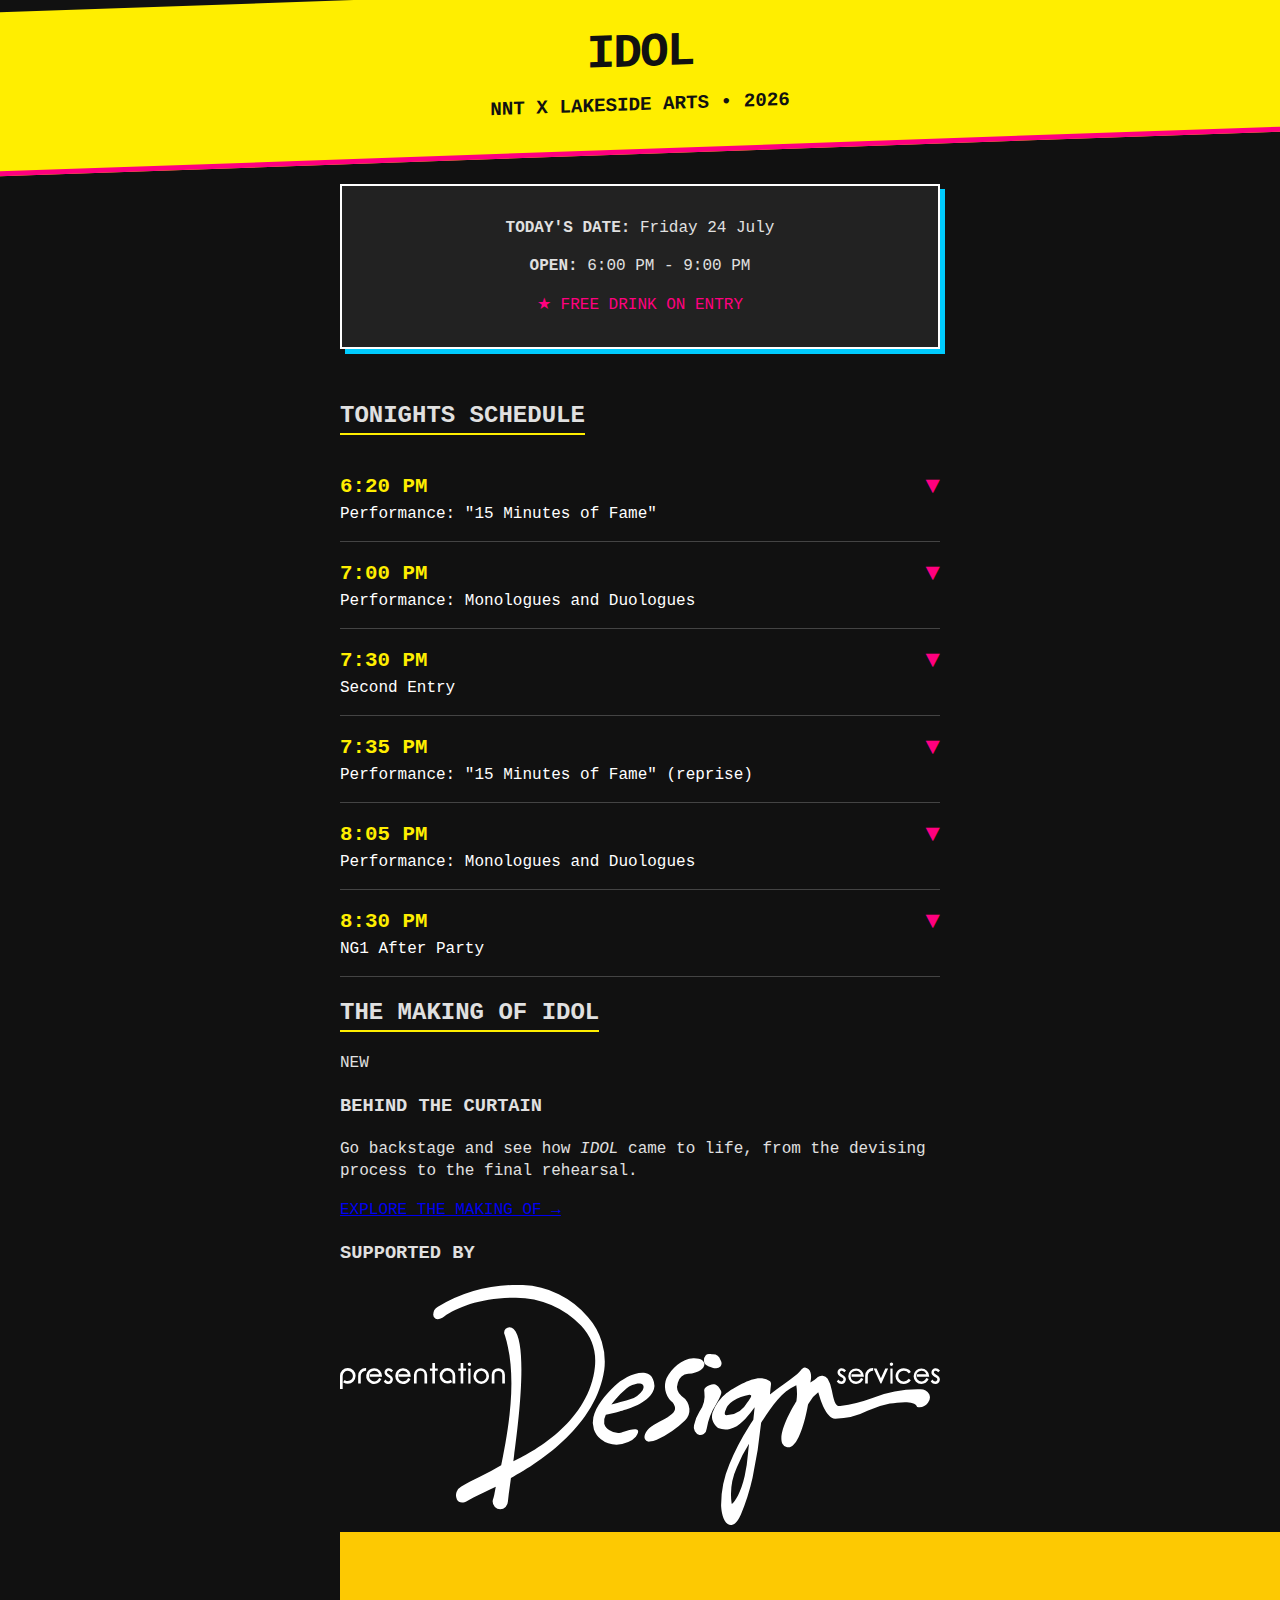
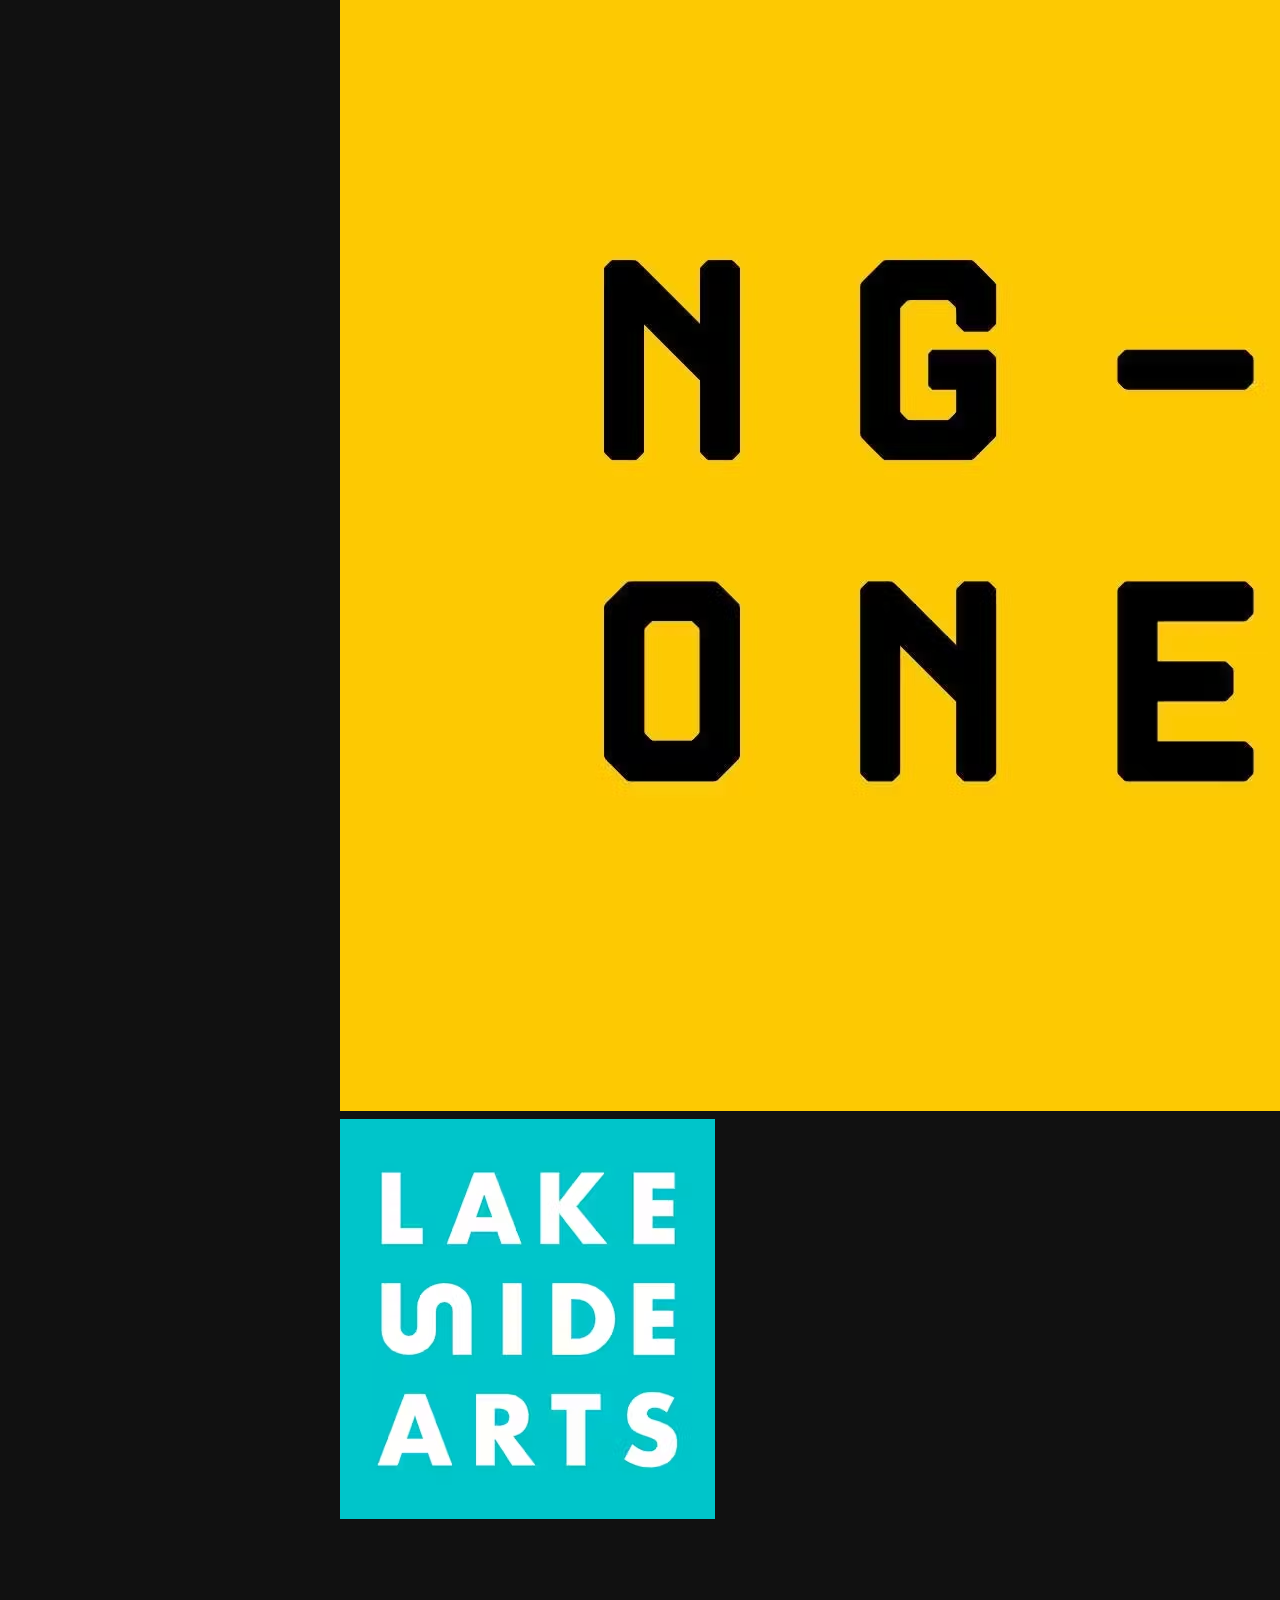
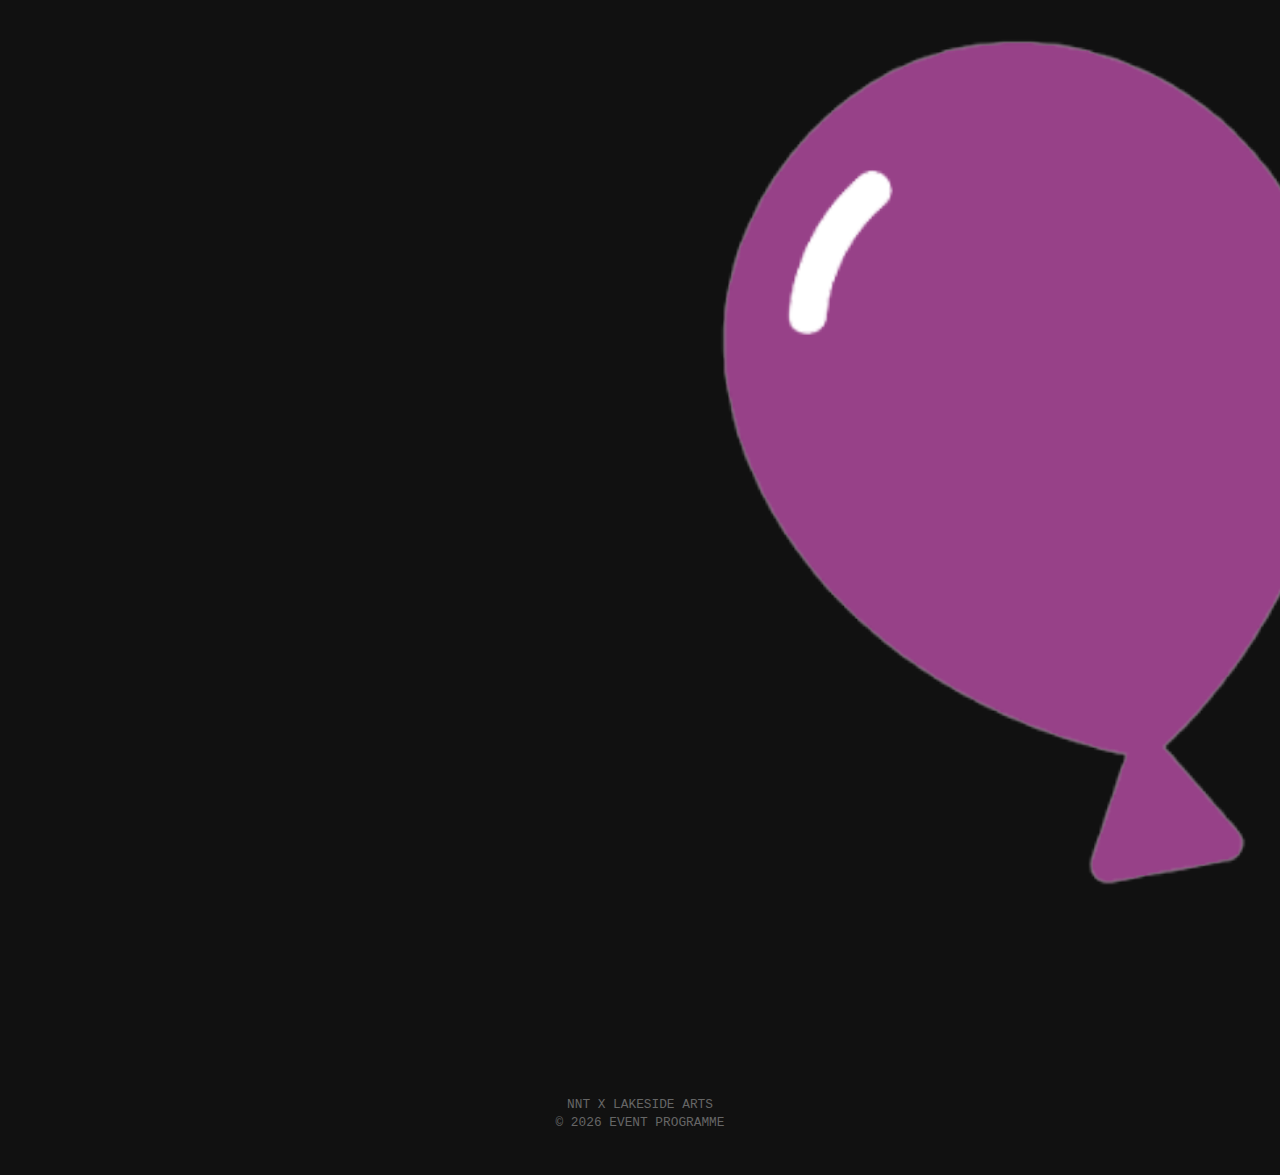
<file: index.html>
<!DOCTYPE html>
<html lang="en">

<head>
    <meta charset="UTF-8">
    <meta name="viewport" content="width=device-width, initial-scale=1.0">
    <title>WARHOL 2026 PROGRAMME</title>
    <meta name="title" content="IDOL | NNT x Lakeside ARTS • 2026 Programme">
    <meta name="description" content="Official event programme and tonight's schedule for IDOL, a Warhol-inspired performance by Nottingham New Theatre and Lakeside Arts.">

    <meta property="og:type" content="website">
    <meta property="og:url" content="https://twelfthbam.github.io/idol/index.html">
    <meta property="og:title" content="IDOL | NNT x Lakeside ARTS • 2026 Programme">
    <meta property="og:description" content="Official event programme and tonight's schedule for IDOL, a Warhol-inspired performance by Nottingham New Theatre and Lakeside Arts.">
    <meta property="og:image" content="https://twelfthbam.github.io/idol/Assets/thumbnail.jpg">

    <link rel="icon" type="image/png" href="Assets/favicon.png">
    <link rel="stylesheet" href="style.css">
</head>

<body>

    <header>
        <h1>IDOL<br></h1>
        <div class="subtitle">NNT x Lakeside ARTS • 2026</div>
    </header>

    <div class="container">

        <div class="info-box">
            <p><strong>TODAY'S DATE:</strong> <span id="current-date">Loading...</span></p>
            <p><strong>OPEN:</strong> 6:00 PM - 9:00 PM</p>
            <p style="color:var(--pop-pink)">★ FREE DRINK ON ENTRY </p>
        </div>

        <h2 style="border-bottom: 2px solid var(--pop-yellow); display:inline-block;">TONIGHTS SCHEDULE</h2>

        <div class="schedule-item" onclick="toggle(this)">
            <div class="time-row">
                <span class="time">6:20 PM</span>
                <span class="arrow">▼</span>
            </div>
            <div style="font-size: 1rem; color: white;">Performance: "15 Minutes of Fame"</div>
            <div class="details">
                <p>Our main piece around the theme of fame and celebrity culture. Taking place in the cafe space.</p>
            </div>
        </div>

        <div class="schedule-item" onclick="toggle(this)">
            <div class="time-row">
                <span class="time">7:00 PM</span>
                <span class="arrow">▼</span>
            </div>
            <div style="font-size: 1rem; color: white;">Performance: Monologues and Duologues</div>
            <div class="details">
                <p>A series of short performances inspired by Warhol's films and art.</p>
                <div class="table-responsive">
                    <table class="schedule-table">
                        <thead>
                            <tr>
                                <th>Performance</th>
                                <th>Type</th>
                                <th>Time</th>
                                <th>Location</th>
                            </tr>
                        </thead>
                        <tbody>
                            <tr>
                                <td>Living is Work/Work is Living</td>
                                <td>Duologue</td>
                                <td>7:00 PM</td>
                                <td>Factory</td>
                            </tr>
                            <tr>
                                <td>Low Lights and Trick Mirrors</td> 
                                <td>Monologue</td>
                                <td>7:10 PM</td>
                                <td>Angear</td>
                            </tr>
                            <tr>
                                <td>Outside the Party</td>
                                <td>Monologue</td>
                                <td>7:20 PM</td>
                                <td>Main Cafe Space</td>
                            </tr>
                        </tbody>
                    </table>
                </div>
            </div>
        </div>

        <div class="schedule-item" onclick="toggle(this)">
            <div class="time-row">
                <span class="time">7:30 PM</span>
                <span class="arrow">▼</span>
            </div>
            <div style="font-size: 1rem; color: white;">Second Entry</div>
            <div class="details">
                <p>Second entry for those who missed the first.</p>
            </div>
        </div>

        <div class="schedule-item" onclick="toggle(this)">
            <div class="time-row">
                <span class="time">7:35 PM</span>
                <span class="arrow">▼</span>
            </div>
            <div style="font-size: 1rem; color: white;">Performance: "15 Minutes of Fame" (reprise)</div>
            <div class="details">
                <p>Reprise of the main performance from earlier in the evening. Taking place in the Main Cafe space.</p>
            </div>
        </div>

        <div class="schedule-item" onclick="toggle(this)">
            <div class="time-row">
                <span class="time">8:05 PM</span>
                <span class="arrow">▼</span>
            </div>
            <div style="font-size: 1rem; color: white;">Performance: Monologues and Duologues</div>
            <div class="details">
                <p>The second round of short performances inspired by Warhol's films and art.</p>
                <div class="table-responsive">
                    <table class="schedule-table">
                        <thead>
                            <tr>
                                <th>Performance</th>
                                <th>Type</th>
                                <th>Time</th>
                                <th>Location</th>
                            </tr>
                        </thead>
                        <tbody>
                            <tr>
                                <td>The Cutting Room Floor</td>
                                <td>Duologue</td>
                                <td>8:05 PM</td>
                                <td>Factory</td>
                            </tr>
                            <tr>
                                <td>Retrospective</td>
                                <td>Monologue</td>
                                <td>8:15 PM</td>
                                <td>Angear</td>
                            </tr>
                            <tr>
                                <td>Whats in a Portrait?</td>
                                <td>Monologue</td>
                                <td>8:25 PM</td>
                                <td>Angear</td>
                            </tr>
                        </tbody>
                    </table>
                </div>
            </div>
        </div>

        <div class="schedule-item" onclick="toggle(this)">
            <div class="time-row">
                <span class="time">8:30 PM</span>
                <span class="arrow">▼</span>
            </div>
            <div style="font-size: 1rem; color: white;">NG1 After Party</div>
            <div class="details">
                <p>Join us for the after party @NG1! Thanks for coming we hope you enjoyed the evening!</p>
            </div>
        </div>

        <h2 style="border-bottom: 2px solid var(--pop-yellow); display:inline-block;">THE MAKING OF IDOL</h2>

        <div class="promo-box">
            <div class="promo-tag">NEW</div>
            <h3>BEHIND THE CURTAIN</h3>
            <p>Go backstage and see how <em>IDOL</em> came to life, from the devising process to the final rehearsal.
            </p>
            <a href="making-of.html" class="btn-promo">EXPLORE THE MAKING OF →</a>
        </div>

        <div class="partner-section">
            <h3 class="partner-title">SUPPORTED BY</h3>

            <div class="logo-banner">
                <a href="https://designservices.co.uk/" class="logo-box" target="_blank">
                    <img src="Assets/pds-logo.svg" alt="Presentation Design Services">
                </a>

                <a href="https://www.ngone.club/" class="logo-box" target="_blank">
                    <img src="Assets/NG1_logo.avif" alt="NG1">
                </a>

                <a href="https://www.lakesidearts.org.uk/" class="logo-box" target="_blank">
                    <img src="Assets/lakeside-arts-light-blue.avif" alt="Lakeside Arts">
                </a>

                <a href="https://newtheatre.org.uk/" class="logo-box" target="_blank">
                    <img src="Assets/NNT_100yrs_birthday.svg" alt="Nottingham New Theatre">
                </a>
            </div>
        </div>
    </div>

    <footer>
        <p>NNT x LAKESIDE ARTS<br>© 2026 Event Programme</p>
    </footer>

    <script>
        // 1. Set the Date Automatically
        const dateOptions = { weekday: 'long', month: 'long', day: 'numeric' };
        document.getElementById('current-date').innerText = new Date().toLocaleDateString('en-UK', dateOptions);

        // 2. Accordion Logic
        function toggle(element) {
            // Close all others first (optional, keeps it clean)
            document.querySelectorAll('.schedule-item').forEach(item => {
                if (item !== element) item.classList.remove('active');
            });
            // Toggle clicked
            element.classList.toggle('active');
        }
    </script>

</body>

</html>
</file>
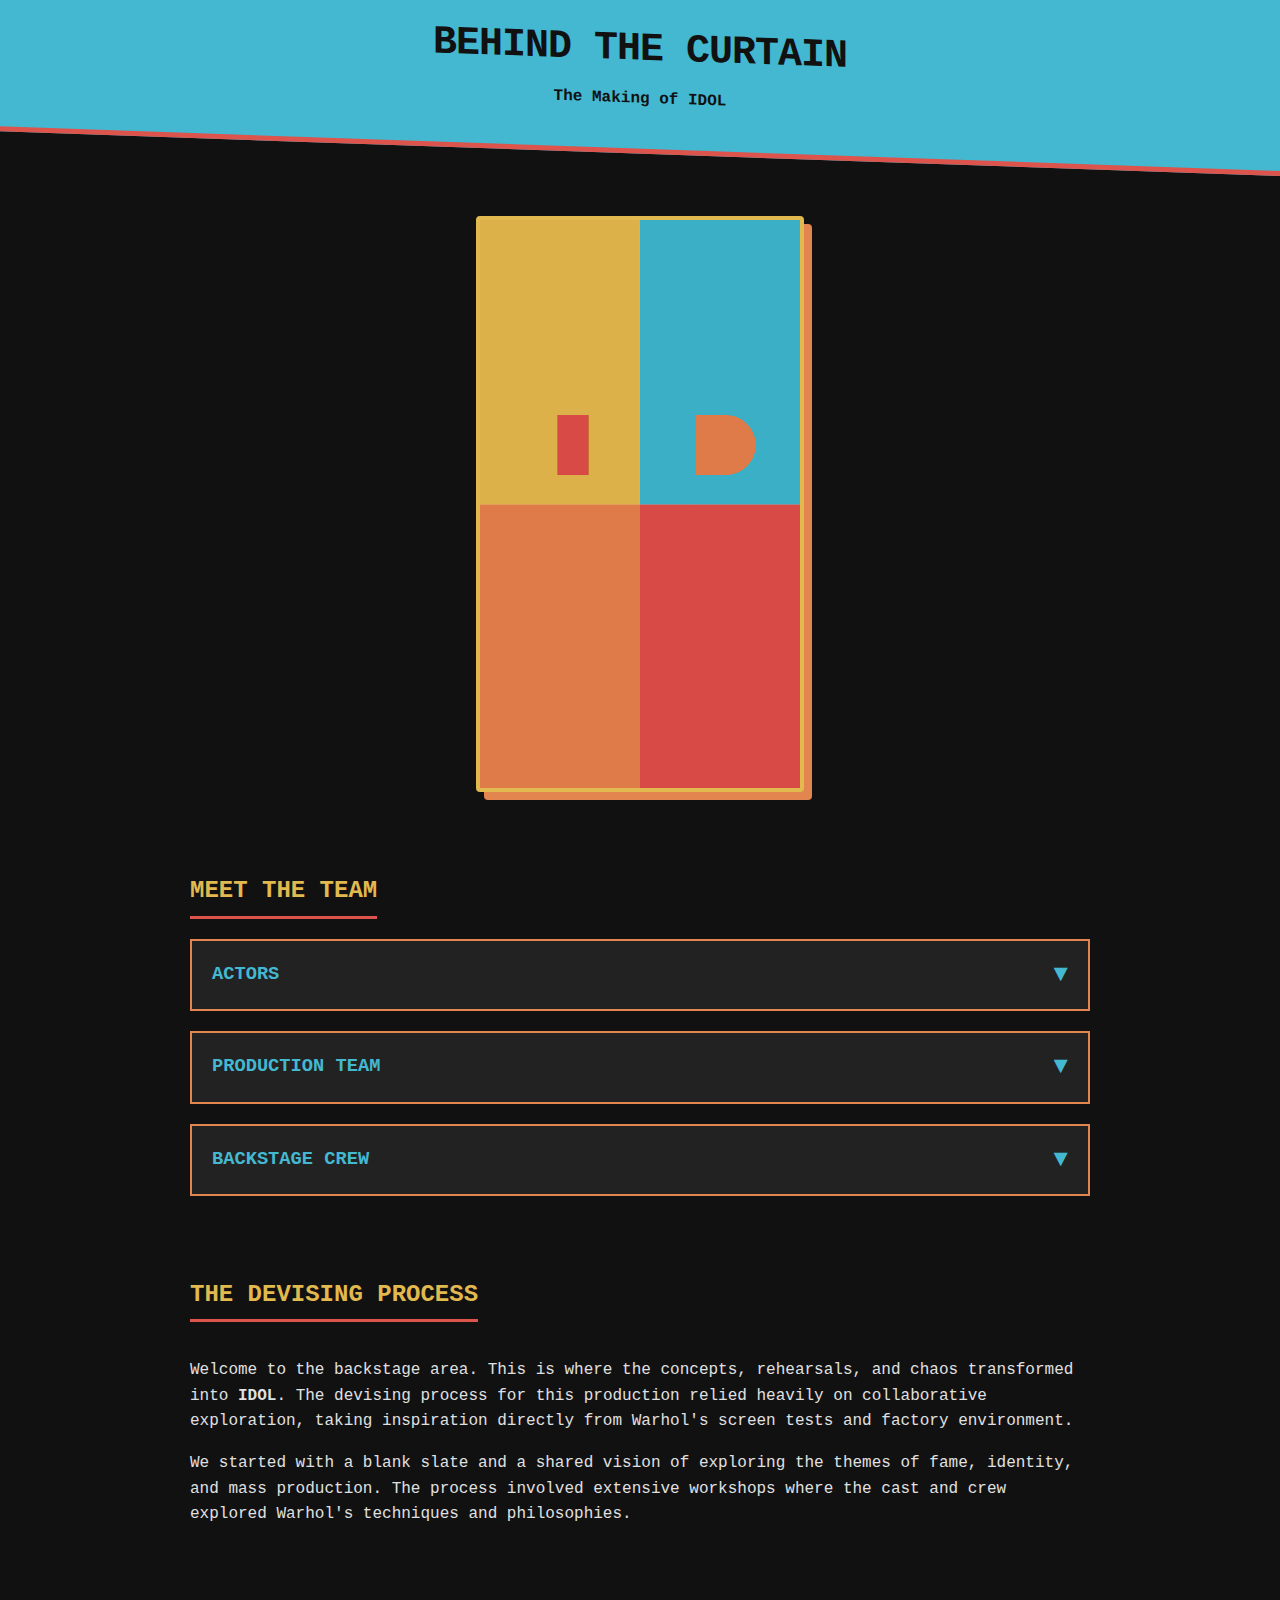
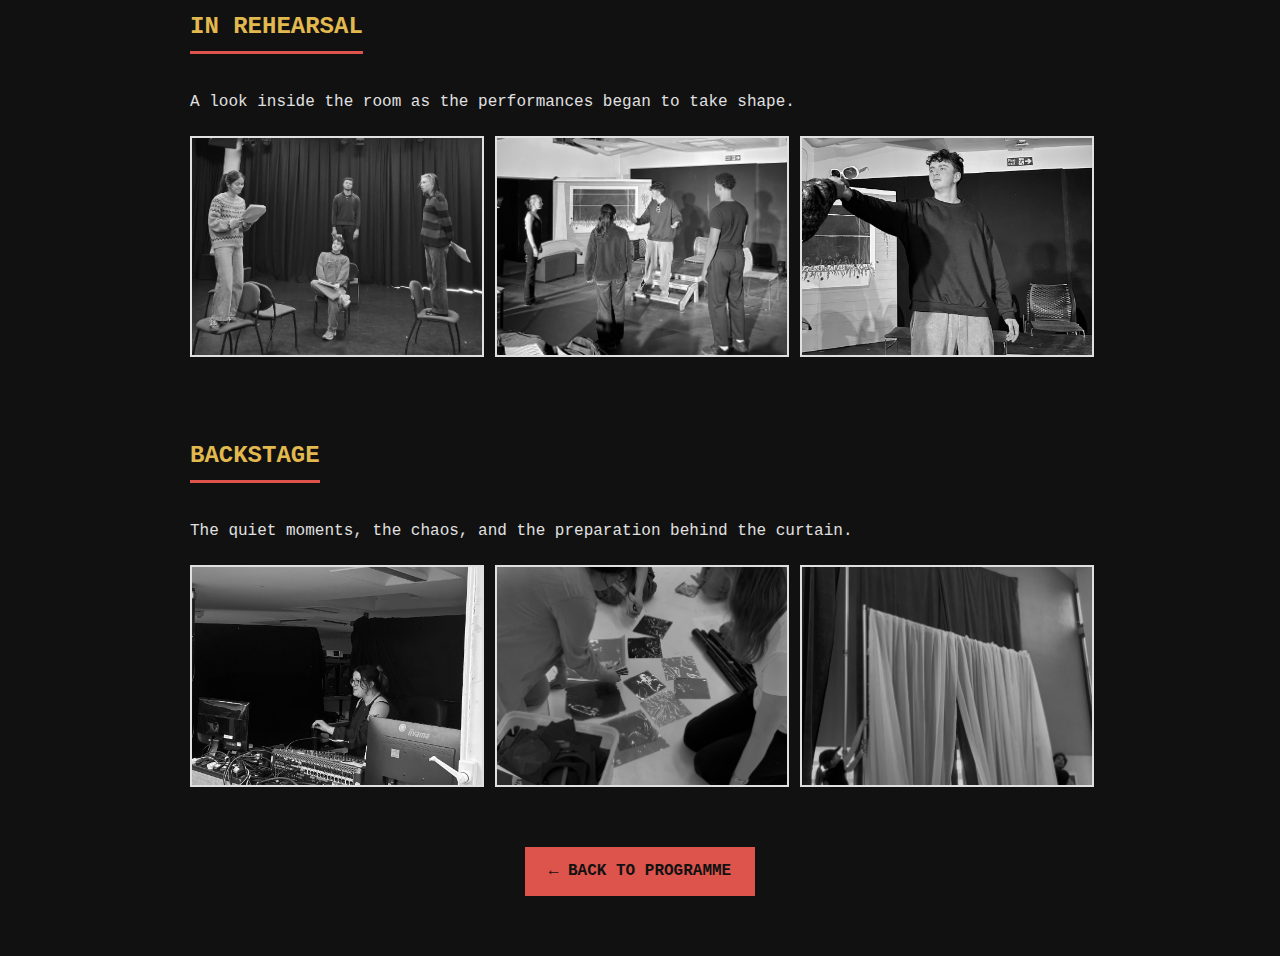
<file: making-of.html>
<!DOCTYPE html>
<html lang="en">

<head>
    <meta charset="UTF-8">
    <meta name="viewport" content="width=device-width, initial-scale=1.0">
    <title>The Making of IDOL</title>
    <meta name="title" content="IDOL | NNT x Lakeside ARTS • 2026 Programme">
    <meta name="description" content="Official event programme and tonight's schedule for IDOL, a Warhol-inspired performance by Nottingham New Theatre and Lakeside Arts.">

    <meta property="og:type" content="website">
    <meta property="og:url" content="https://twelfthbam.github.io/idol/index.html">
    <meta property="og:title" content="IDOL | NNT x Lakeside ARTS • 2026 Programme">
    <meta property="og:description" content="Official event programme and tonight's schedule for IDOL, a Warhol-inspired performance by Nottingham New Theatre and Lakeside Arts.">
    <meta property="og:image" content="https://twelfthbam.github.io/idol/Assets/thumbnail.jpg">

    <link rel="icon" type="image/png" href="Assets/favicon.png">
    <link rel="stylesheet" href="making-of.css">
</head>

<body>

    <header>
        <h1>BEHIND THE CURTAIN</h1>
        <p style="font-weight: bold; margin-top: 5px;">The Making of IDOL</p>
    </header>

    <div class="container">

        <div class="video-container">
            <video src="Assets/IDOL animated logo original.mp4" autoplay loop muted playsinline></video>
        </div>

        <section id="meet-the-team">
            <h2>Meet The Team</h2>

            <div class="team-section" onclick="toggleTeam(this)">
                <div class="team-header">
                    <h3>Actors</h3>
                    <span class="arrow">▼</span>
                </div>
                <div class="team-details">
                    <div class="team-grid">
                        <div class="team-card">
                            <img src="Assets/Cast & Crew/Will.jpg" alt="Will" class="team-photo">
                            <p class="team-name">Will</p>
                            <p class="team-role">Performer</p>
                            <p class="team-desc"></p>
                        </div>
                        <div class="team-card">
                            <img src="Assets/Cast & Crew/CharlotteS.jpg" alt="Charlotte" class="team-photo">
                            <p class="team-name">Charlotte</p>
                            <p class="team-role">Performer</p>
                            <p class="team-desc"></p>
                        </div>
                        <div class="team-card">
                            <img src="Assets/Cast & Crew/Lorena.jpg" alt="Lorena" class="team-photo">
                            <p class="team-name">Lorena</p>
                            <p class="team-role">Performer</p>
                            <p class="team-desc">
                            </p>
                        </div>
                        <div class="team-card">
                            <img src="Assets/Cast & Crew/BenA.jpg" alt="Ben" class="team-photo">
                            <p class="team-name">Ben</p>
                            <p class="team-role">Performer</p>
                            <p class="team-desc"></p>
                        </div>
                    </div>
                </div>
            </div>

            <div class="team-section" onclick="toggleTeam(this)">
                <div class="team-header">
                    <h3>Production Team</h3>
                    <span class="arrow">▼</span>
                </div>
                <div class="team-details">
                    <div class="team-grid">
                        <div class="team-card">
                            <img src="Assets/Cast & Crew/Jimmy.jpg" alt="Jimmy" class="team-photo">
                            <p class="team-name">Jimmy</p>
                            <p class="team-role">Director / Producer</p>
                            <p class="team-desc"></p>
                        </div>
                        <div class="team-card">
                            <img src="Assets/Cast & Crew/Abbie.jpg" alt="Abbie" class="team-photo">
                            <p class="team-name">Abbie</p>
                            <p class="team-role">Writer / Director</p>
                            <p class="team-desc"></p>
                        </div>
                        <div class="team-card">
                            <img src="Assets/Cast & Crew/Harrison.jpg" alt="Harrison" class="team-photo">
                            <p class="team-name">Harrison</p>
                            <p class="team-role">Producer</p>
                            <p class="team-desc"></p>
                        </div>
                        <div class="team-card">
                            <img src="Assets/Cast & Crew/CharlotteR.jpg" alt="Charlotte" class="team-photo">
                            <p class="team-name">Charlotte</p>
                            <p class="team-role">Production Manager</p>
                            <p class="team-desc"></p>
                        </div>
                    </div>
                </div>
            </div>

            <div class="team-section" onclick="toggleTeam(this)">
                <div class="team-header">
                    <h3>Backstage Crew</h3>
                    <span class="arrow">▼</span>
                </div>
                <div class="team-details">
                    <div class="team-grid">
                        <div class="team-card">
                            <img src="Assets/Cast & Crew/BenB.jpg" alt="Ben" class="team-photo">
                            <p class="team-name">Ben</p>
                            <p class="team-role">Sound Designer</p>
                            <p class="team-desc"></p>
                        </div>
                        <div class="team-card">
                            <img src="Assets/Cast & Crew/Emma.jpg" alt="Emma" class="team-photo">
                            <p class="team-name">Emma</p>
                            <p class="team-role">Lighting Designer</p>
                            <p class="team-desc"></p>
                        </div>
                        <div class="team-card">
                            <img src="Assets/Cast & Crew/Tomas.jpg" alt="Tomas" class="team-photo">
                            <p class="team-name">Tomas</p>
                            <p class="team-role">Set Designer</p>
                            <p class="team-desc"></p>
                        </div>
                        <div class="team-card">
                            <img src="Assets/Cast & Crew/Kalista.jpg" alt="Kalista" class="team-photo">
                            <p class="team-name">Kalista</p>
                            <p class="team-role">Stage Manager</p>
                            <p class="team-desc"></p>
                        </div>
                        <div class="team-card">
                            <img src="Assets/Cast & Crew/Maeve.jpg" alt="Maeve" class="team-photo">
                            <p class="team-name">Maeve</p>
                            <p class="team-role">Writer</p>
                            <p class="team-desc"></p>
                        </div>
                        <div class="team-card">
                            <img src="Assets/Cast & Crew/Pippa.jpg" alt="Pippa" class="team-photo">
                            <p class="team-name">Pippa</p>
                            <p class="team-role">Costume & Props Design</p>
                            <p class="team-desc"></p>
                        </div>
                        <div class="team-card">
                            <img src="Assets/Cast & Crew/Emily.jpg" alt="Emily" class="team-photo">
                            <p class="team-name">Emily</p>
                            <p class="team-role">Costume & Props Design</p>
                            <p class="team-desc"></p>
                        </div>
                        <div class="team-card">
                            <img src="Assets/Cast & Crew/Alex.jpg" alt="Alex" class="team-photo">
                            <p class="team-name">Alex</p>
                            <p class="team-role">Marketing Manager</p>
                            <p class="team-desc"></p>
                        </div>
                        <div class="team-card">
                            <img src="Assets/Cast & Crew/Kieran.jpg" alt="Kieran" class="team-photo">
                            <p class="team-name">Kieran</p>
                            <p class="team-role">Marketing Assistant</p>
                            <p class="team-desc"></p>
                        </div>
                        <div class="team-card">
                            <img src="Assets/Cast & Crew/Jamila.jpg" alt="Jamila" class="team-photo">
                            <p class="team-name">Jamila</p>
                            <p class="team-role">Photographer</p>
                            <p class="team-desc"></p>
                        </div>
                    </div>
                </div>
            </div>
        </section>

        <section id="devising">
            <h2>The Devising Process</h2>
            <p>Welcome to the backstage area. This is where the concepts, rehearsals, and chaos transformed into
                <strong>IDOL</strong>. The devising process for this production relied heavily on collaborative
                exploration, taking inspiration directly from Warhol's screen tests and factory environment.
            </p>
            <p>We started with a blank slate and a shared vision of exploring the themes of fame, identity, and mass
                production. The process involved extensive workshops where the cast and crew explored Warhol's
                techniques and philosophies.</p>
        </section>

        <section id="rehearsals">
            <h2>In Rehearsal</h2>
            <p>A look inside the room as the performances began to take shape.</p>
            <div class="photo-gallery">
                <img src="Assets/0300a78f-95e4-4435-bb12-ccb73e722861 (2).JPG" alt="Rehearsal 1" class="gallery-img">
                <img src="Assets/719a9726-0d88-4dd5-9d96-ef1bcedb75b6 (1).JPG" alt="Rehearsal 2" class="gallery-img">
                <img src="Assets/91dc2aac-d455-42ac-959a-944dbbb3c249 (1).JPG" alt="Rehearsal 3" class="gallery-img">
            </div>
        </section>

        <section id="backstage">
            <h2>Backstage</h2>
            <p>The quiet moments, the chaos, and the preparation behind the curtain.</p>
            <div class="photo-gallery">
                <img src="Assets/1000031173.jpg" alt="Backstage 1" class="gallery-img">
                <img src="Assets/IMG_1120.jpeg" alt="Backstage 2" class="gallery-img">
                <img src="Assets/IMG_1121.jpeg" alt="Backstage 3" class="gallery-img">
            </div>
        </section>

        <a href="index.html" class="btn-back">← BACK TO PROGRAMME</a>
    </div>

    <script>
        function toggleTeam(element) {
            const isAlreadyOpen = element.classList.contains('active');

            // Close all sections first
            document.querySelectorAll('.team-section').forEach(item => {
                item.classList.remove('active');
            });

            if (!isAlreadyOpen) {
                element.classList.add('active');

                // Wait exactly 400ms for the CSS expanding animation to fully finish
                setTimeout(() => {
                    element.scrollIntoView({
                        behavior: 'smooth',
                        block: 'start'
                    });
                }, 400);
            }
        }
    </script>
</body>

</html>
</file>
<file: style.css>
/* --- WARHOL AESTHETIC CSS --- */
:root {
    --factory-silver: #E0E0E0;
    --pop-yellow: #FFEE00;
    --pop-pink: #FF007F;
    --ink-black: #111111;
    --screen-blue: #00CCFF;
}

body {
    background-color: var(--ink-black);
    font-family: 'Courier New', Courier, monospace; /* Typewriter look */
    color: var(--factory-silver);
    margin: 0;
    padding: 0;
    line-height: 1.4;
}

/* HEADER */
header {
    background-color: var(--pop-yellow);
    color: var(--ink-black);
    padding: 30px 20px;
    text-align: center;
    border-bottom: 5px solid var(--pop-pink);
    transform: skewY(-2deg); /* Slight "off-kilter" pop art angle */
    margin-bottom: 30px;
    margin-top: -10px;
}

h1 {
    font-size: 3rem;
    margin: 0;
    text-transform: uppercase;
    letter-spacing: -2px;
    font-weight: 900;
}

.subtitle {
    font-size: 1.2rem;
    font-weight: bold;
    text-transform: uppercase;
    margin-top: 5px;
}

/* CONTAINER */
.container {
    max-width: 600px;
    margin: 0 auto;
    padding: 0 20px;
}

/* INFO BOX */
.info-box {
    border: 2px solid white;
    padding: 15px;
    margin-bottom: 30px;
    text-align: center;
    background: #222;
    box-shadow: 5px 5px 0px var(--screen-blue);
}

/* SCHEDULE LIST */
.schedule-item {
    border-bottom: 1px solid #444;
    padding: 15px 0;
    cursor: pointer;
    transition: background 0.2s;
}

.schedule-item:hover {
    background: #222;
}

.time-row {
    display: flex;
    justify-content: space-between;
    align-items: center;
    font-size: 1.3rem;
    font-weight: bold;
    color: white;
}

.time {
    color: var(--pop-yellow);
}

.arrow {
    color: var(--pop-pink);
    font-size: 1.5rem;
    transition: transform 0.3s;
}

/* ACCORDION CONTENT */
.details {
    max-height: 0;
    overflow: hidden;
    transition: max-height 0.3s ease-out;
    color: #ccc;
    padding-left: 0;
    margin-top: 0;
}

.details p {
    padding-top: 10px;
    margin: 0;
}

/* Active State (controlled by JS) */
.schedule-item.active .details {
    max-height: 200px; 
}

.schedule-item.active .arrow {
    transform: rotate(180deg);
}

/* FOOTER */
footer {
    margin-top: 50px;
    text-align: center;
    padding: 20px;
    font-size: 0.8rem;
    color: #666;
    text-transform: uppercase;
}

.btn-save {
    display: inline-block;
    margin-top: 10px;
    background: white;
    color: black;
    padding: 5px 10px;
    text-decoration: none;
    font-weight: bold;
    font-size: 0.8rem;
}
</file>
<file: making-of.css>
/* --- NEW POP ART PALETTE --- */
:root {
    --pop-orange: #e3854e;
    --pop-mustard: #e1b94f;
    --pop-cyan: #44b8d1;
    --pop-crimson: #dd544c;
    --ink-black: #111111;
    --factory-silver: #E0E0E0;
}

body {
    background-color: var(--ink-black);
    font-family: 'Courier New', Courier, monospace;
    color: var(--factory-silver);
    margin: 0;
    padding: 0;
    line-height: 1.6;
}

/* HEADER */
header {
    background-color: var(--pop-cyan);
    color: var(--ink-black);
    padding: 40px 20px 20px;
    text-align: center;
    border-bottom: 5px solid var(--pop-crimson);
    transform: skewY(2deg);
    transform-origin: top right;
    margin-top: 0px;
    margin-bottom: 40px;
}

h1 {
    font-size: 2.5rem;
    margin: 0;
    text-transform: uppercase;
    letter-spacing: -1px;
    font-weight: 900;
}

/* CONTAINER */
.container {
    max-width: 900px;
    margin: 0 auto;
    padding: 0 20px;
    text-align: center;
}

/* VIDEO WRAPPER */
.video-container {
    margin: 30px auto;
    border: 4px solid var(--pop-mustard);
    box-shadow: 8px 8px 0px var(--pop-orange);
    background-color: #222;
    max-width: 320px;
    border-radius: 4px;
    overflow: hidden;
}

video {
    width: 100%;
    height: auto;
    display: block;
    pointer-events: none;
    user-select: none;
    -webkit-user-select: none;
    transform: translateZ(0);
    -webkit-transform: translateZ(0);
    will-change: transform;
    backface-visibility: hidden;
    -webkit-backface-visibility: hidden;
}

video::-webkit-media-controls,
video::-webkit-media-controls-enclosure {
    display: none !important;
}

/* SECTION STYLING */
section {
    margin: 60px 0;
    text-align: left;
}

section h2 {
    color: var(--pop-mustard);
    border-bottom: 3px solid var(--pop-crimson);
    display: inline-block;
    padding-bottom: 5px;
    margin-bottom: 20px;
    text-transform: uppercase;
}

section h3 {
    color: var(--pop-cyan);
    margin-top: 30px;
    text-transform: uppercase;
}

/* TEAM GRID */
.team-grid {
    display: grid;
    grid-template-columns: repeat(auto-fit, minmax(250px, 1fr));
    gap: 20px;
    margin-top: 20px;
}

.team-card {
    background-color: #222;
    border: 3px solid var(--pop-orange);
    padding: 15px;
    transition: transform 0.2s;
}

.team-card:hover {
    transform: translateY(-5px);
    box-shadow: 5px 5px 0px var(--pop-cyan);
}

.team-photo {
    width: 100%;
    aspect-ratio: 1 / 1;
    background-color: #444;
    /* Placeholder color */
    object-fit: cover;
    border-bottom: 3px solid var(--pop-mustard);
    margin-bottom: 10px;
}

.team-name {
    font-size: 1.2rem;
    font-weight: bold;
    color: white;
    margin: 0;
    text-transform: uppercase;
}

.team-role {
    color: var(--pop-mustard);
    font-weight: bold;
    margin: 5px 0 10px 0;
    font-size: 0.9rem;
}

.team-desc {
    font-size: 0.85rem;
    margin: 0;
}

/* GENERAL PHOTO GALLERY */
.photo-gallery {
    display: grid;
    grid-template-columns: repeat(auto-fit, minmax(200px, 1fr));
    gap: 15px;
    margin-top: 20px;
}

.gallery-img {
    width: 100%;
    aspect-ratio: 4 / 3;
    background-color: #444;
    /* Placeholder color */
    object-fit: cover;
    border: 2px solid var(--factory-silver);
    filter: grayscale(100%);
    transition: filter 0.3s, border-color 0.3s;
}

.gallery-img:hover {
    filter: grayscale(0%);
    border-color: var(--pop-crimson);
}

/* BACK BUTTON */
.btn-back {
    display: inline-block;
    background-color: var(--pop-crimson);
    color: var(--ink-black);
    padding: 12px 24px;
    text-decoration: none;
    font-weight: bold;
    font-size: 1rem;
    margin-bottom: 60px;
    transition: transform 0.2s, background-color 0.2s;
}

.btn-back:hover {
    transform: scale(1.05);
    background-color: var(--pop-mustard);
}

.team-section {
    cursor: pointer;
    margin-bottom: 20px;
    border: 2px solid var(--pop-orange);
    background-color: #1a1a1a;
    transition: border-color 0.3s;
    scroll-margin-top: 40px;
}

.team-section:hover {
    border-color: var(--pop-cyan);
}

.team-header {
    display: flex;
    justify-content: space-between;
    align-items: center;
    padding: 15px 20px;
    background-color: #222;
}

.team-header h3 {
    margin: 0 !important;
}

.arrow {
    color: var(--pop-cyan);
    font-size: 1.5rem;
    transition: transform 0.3s;
}

.team-details {
    max-height: 0;
    overflow: hidden;
    transition: all 0.4s cubic-bezier(0.4, 0, 0.2, 1);
    opacity: 0;
    padding: 0 20px;
}

/* Active State */
.team-section.active .team-details {
    max-height: 5000px;
    opacity: 1;
    padding-bottom: 20px;
}

.team-section.active .arrow {
    transform: rotate(180deg);
}
</file>
